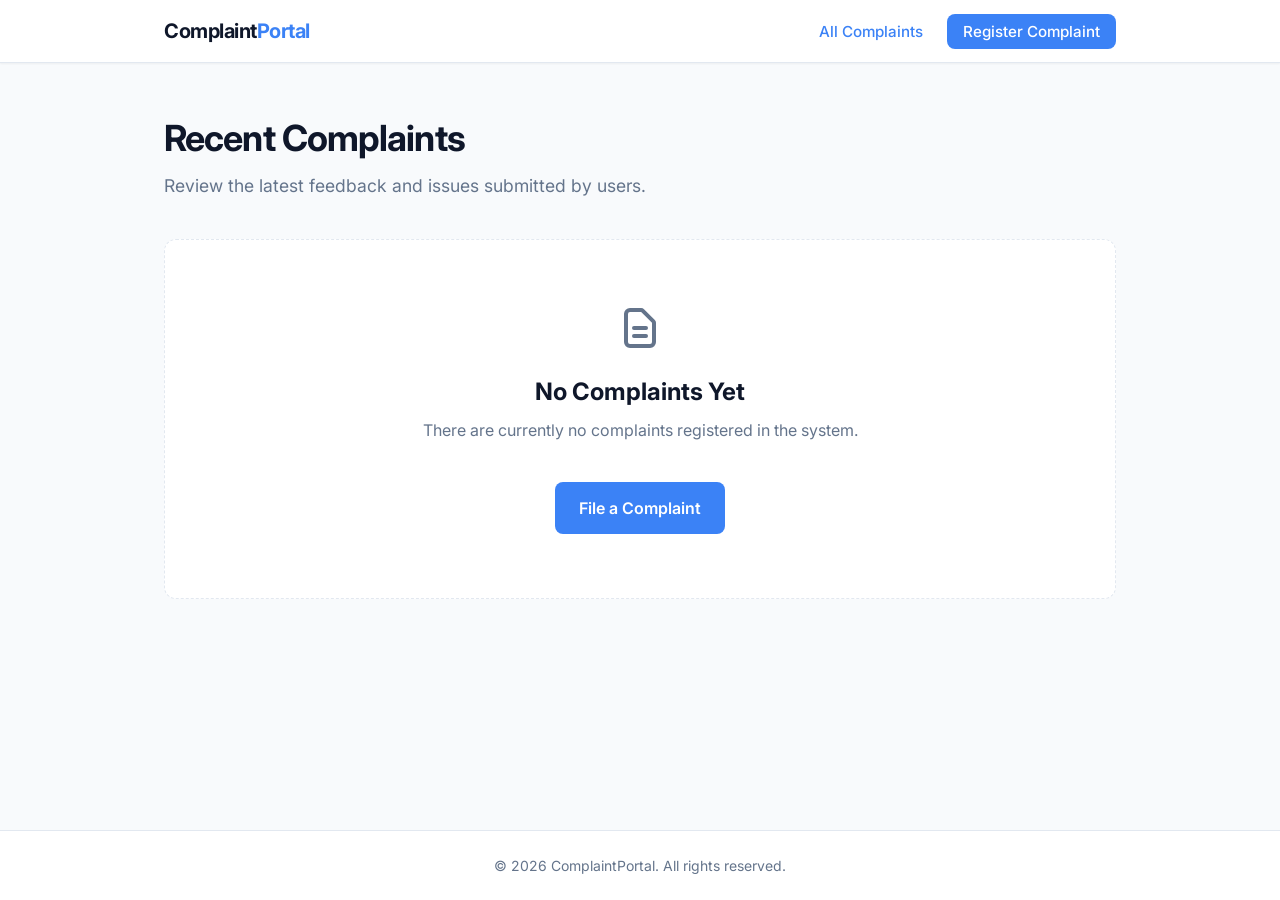
<file: Demo/index.html>
<!DOCTYPE html>
<html lang="en">

<head>
    <meta charset="UTF-8">
    <meta name="viewport" content="width=device-width, initial-scale=1.0">
    <title>Complaints Portal</title>
    <meta name="description" content="View and manage user complaints.">
    <link rel="preconnect" href="https://fonts.googleapis.com">
    <link rel="preconnect" href="https://fonts.gstatic.com" crossorigin>
    <link href="https://fonts.googleapis.com/css2?family=Inter:wght@300;400;500;600;700&display=swap" rel="stylesheet">
    <link rel="stylesheet" href="style.css">
</head>

<body>
    <nav class="navbar">
        <div class="nav-container">
            <a href="index.html" class="logo">Complaint<span class="highlight">Portal</span></a>
            <ul class="nav-links">
                <li><a href="index.html" class="active">All Complaints</a></li>
                <li><a href="add-complaint.html" class="btn-nav">Register Complaint</a></li>
            </ul>
        </div>

    </nav>

    <main class="container">
        <header class="page-header">
            <h1>Recent Complaints</h1>
            <p>Review the latest feedback and issues submitted by users.</p>
        </header>

        <div id="complaints-list" class="complaints-grid">
            <!-- Complaints will be injected here by JS -->
        </div>

        <div id="empty-state" class="empty-state hidden">
            <svg class="empty-icon" fill="none" stroke="currentColor" viewBox="0 0 24 24"
                xmlns="http://www.w3.org/2000/svg">
                <path stroke-linecap="round" stroke-linejoin="round" stroke-width="2"
                    d="M9 12h6m-6 4h6m2 5H7a2 2 0 01-2-2V5a2 2 0 012-2h5.586a1 1 0 01.707.293l5.414 5.414a1 1 0 01.293.707V19a2 2 0 01-2 2z">
                </path>
            </svg>
            <h2>No Complaints Yet</h2>
            <p>There are currently no complaints registered in the system.</p>
            <a href="add-complaint.html" class="btn-primary mt-4">File a Complaint</a>
        </div>
    </main>

    <footer class="footer">
        <div class="footer-content">
            <p>&copy; 2026 ComplaintPortal. All rights reserved.</p>
        </div>
    </footer>

    <script src="app.js"></script>
</body>

</html>
</file>
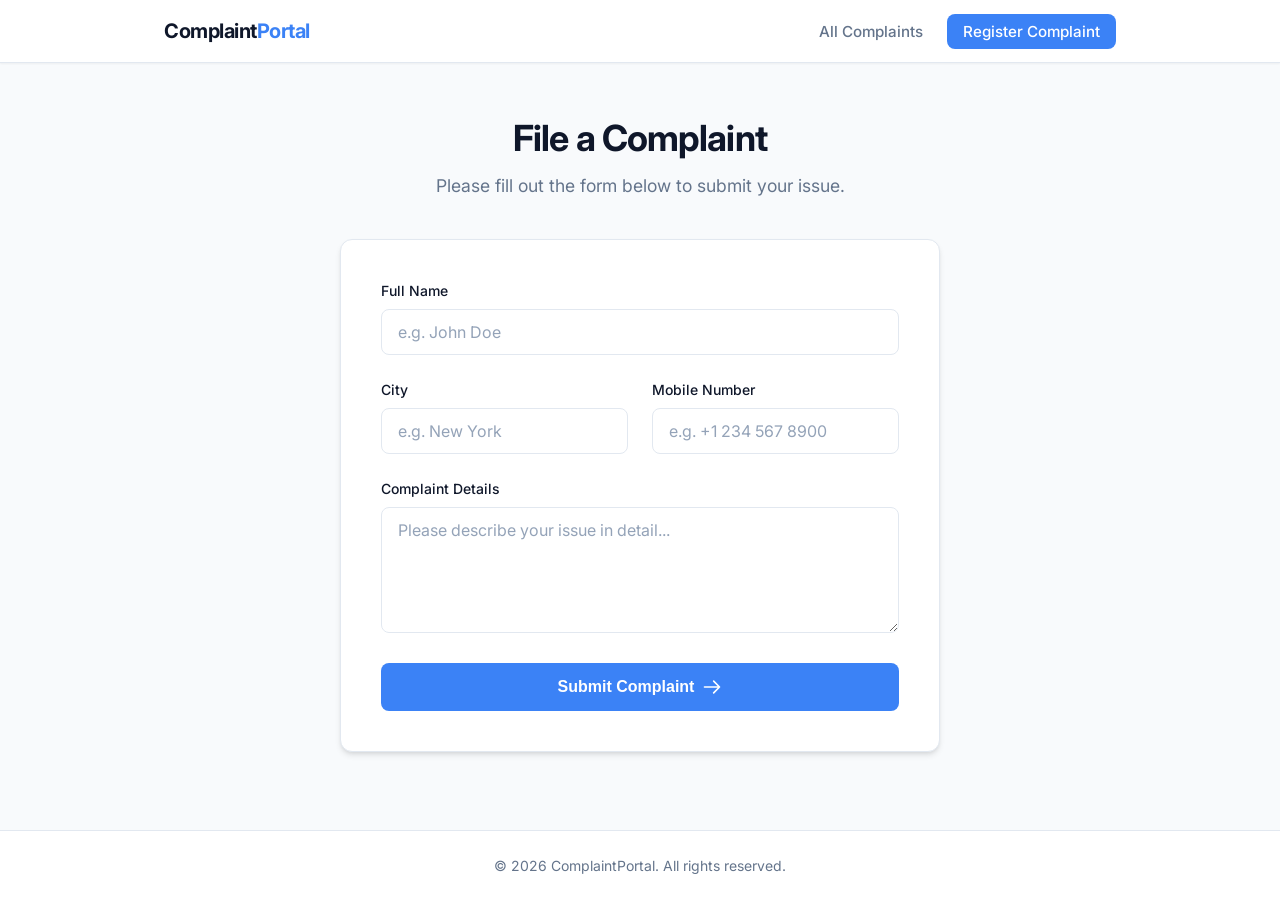
<file: Demo/add-complaint.html>
<!DOCTYPE html>
<html lang="en">
<head>
    <meta charset="UTF-8">
    <meta name="viewport" content="width=device-width, initial-scale=1.0">
    <title>File a Complaint - Complaints Portal</title>
    <meta name="description" content="Submit a new complaint.">
    <link rel="preconnect" href="https://fonts.googleapis.com">
    <link rel="preconnect" href="https://fonts.gstatic.com" crossorigin>
    <link href="https://fonts.googleapis.com/css2?family=Inter:wght@300;400;500;600;700&display=swap" rel="stylesheet">
    <link rel="stylesheet" href="style.css">
</head>
<body>
    <nav class="navbar">
        <div class="nav-container">
            <a href="index.html" class="logo">Complaint<span class="highlight">Portal</span></a>
            <ul class="nav-links">
                <li><a href="index.html">All Complaints</a></li>
                <li><a href="add-complaint.html" class="btn-nav active">Register Complaint</a></li>
            </ul>
        </div>
    </nav>

    <main class="container">
        <div class="form-wrapper">
            <header class="page-header text-center">
                <h1>File a Complaint</h1>
                <p>Please fill out the form below to submit your issue.</p>
            </header>

            <form id="complaint-form" class="glass-form">
                <div class="form-group">
                    <label for="name">Full Name</label>
                    <input type="text" id="name" name="name" required placeholder="e.g. John Doe" autocomplete="name">
                </div>
                
                <div class="form-row">
                    <div class="form-group">
                        <label for="city">City</label>
                        <input type="text" id="city" name="city" required placeholder="e.g. New York">
                    </div>
                    
                    <div class="form-group">
                        <label for="mobile">Mobile Number</label>
                        <input type="tel" id="mobile" name="mobile" required placeholder="e.g. +1 234 567 8900" pattern="[+0-9\s\-]+">
                    </div>
                </div>

                <div class="form-group">
                    <label for="complaint">Complaint Details</label>
                    <textarea id="complaint" name="complaint" rows="5" required placeholder="Please describe your issue in detail..."></textarea>
                </div>

                <button type="submit" class="btn-primary w-100">
                    <span>Submit Complaint</span>
                    <svg class="btn-icon" fill="none" stroke="currentColor" viewBox="0 0 24 24" xmlns="http://www.w3.org/2000/svg"><path stroke-linecap="round" stroke-linejoin="round" stroke-width="2" d="M14 5l7 7m0 0l-7 7m7-7H3"></path></svg>
                </button>

                <div id="success-message" class="toast hidden">
                    <svg class="toast-icon" fill="none" stroke="currentColor" viewBox="0 0 24 24"><path stroke-linecap="round" stroke-linejoin="round" stroke-width="2" d="M5 13l4 4L19 7"></path></svg>
                    Complaint submitted successfully! Redirecting...
                </div>
            </form>
        </div>
    </main>

    <footer class="footer">
        <div class="footer-content">
            <p>&copy; 2026 ComplaintPortal. All rights reserved.</p>
        </div>
    </footer>

    <script src="app.js"></script>
</body>
</html>
</file>
<file: Demo/style.css>
:root {
    /* Color Palette */
    --bg-color: #f8fafc;
    --text-main: #0f172a;
    --text-muted: #64748b;
    --primary: #3b82f6;
    --primary-hover: #2563eb;
    --card-bg: #ffffff;
    --border-color: #e2e8f0;
    --success: #10b981;
    
    /* Layout & Shadows */
    --shadow-sm: 0 1px 2px 0 rgb(0 0 0 / 0.05);
    --shadow-md: 0 4px 6px -1px rgb(0 0 0 / 0.1), 0 2px 4px -2px rgb(0 0 0 / 0.1);
    --shadow-lg: 0 10px 15px -3px rgb(0 0 0 / 0.1), 0 4px 6px -4px rgb(0 0 0 / 0.1);
    --radius-md: 0.5rem;
    --radius-lg: 0.75rem;
    --container-max: 1000px;
    
    /* Transitions */
    --transition: all 0.2s cubic-bezier(0.4, 0, 0.2, 1);
}

* {
    margin: 0;
    padding: 0;
    box-sizing: border-box;
}

body {
    font-family: 'Inter', system-ui, -apple-system, sans-serif;
    background-color: var(--bg-color);
    color: var(--text-main);
    line-height: 1.5;
    display: flex;
    flex-direction: column;
    min-height: 100vh;
}

/* Navbar */
.navbar {
    background: var(--card-bg);
    border-bottom: 1px solid var(--border-color);
    position: sticky;
    top: 0;
    z-index: 50;
    box-shadow: var(--shadow-sm);
}

.nav-container {
    max-width: var(--container-max);
    margin: 0 auto;
    padding: 1rem 1.5rem;
    display: flex;
    justify-content: space-between;
    align-items: center;
}

.logo {
    font-size: 1.25rem;
    font-weight: 700;
    color: var(--text-main);
    text-decoration: none;
    letter-spacing: -0.025em;
}

.highlight {
    color: var(--primary);
}

.nav-links {
    list-style: none;
    display: flex;
    gap: 1.5rem;
    align-items: center;
}

.nav-links a {
    text-decoration: none;
    color: var(--text-muted);
    font-weight: 500;
    font-size: 0.95rem;
    transition: var(--transition);
}

.nav-links a:hover, .nav-links a.active {
    color: var(--primary);
}

.btn-nav {
    background: var(--primary);
    color: white !important;
    padding: 0.5rem 1rem;
    border-radius: var(--radius-md);
}

.btn-nav:hover {
    background: var(--primary-hover);
    transform: translateY(-1px);
}

/* Layout */
.container {
    max-width: var(--container-max);
    margin: 0 auto;
    padding: 3rem 1.5rem;
    flex: 1;
    width: 100%;
}

.page-header {
    margin-bottom: 2.5rem;
}

.page-header.text-center {
    text-align: center;
}

h1 {
    font-size: 2.25rem;
    font-weight: 700;
    letter-spacing: -0.025em;
    margin-bottom: 0.5rem;
    color: var(--text-main);
}

.page-header p {
    color: var(--text-muted);
    font-size: 1.1rem;
}

/* Complaints Grid */
.complaints-grid {
    display: grid;
    grid-template-columns: repeat(auto-fill, minmax(300px, 1fr));
    gap: 1.5rem;
}

.complaint-card {
    background: var(--card-bg);
    border-radius: var(--radius-lg);
    padding: 1.5rem;
    box-shadow: var(--shadow-sm);
    border: 1px solid var(--border-color);
    transition: var(--transition);
    display: flex;
    flex-direction: column;
}

.complaint-card:hover {
    box-shadow: var(--shadow-md);
    transform: translateY(-2px);
    border-color: #cbd5e1;
}

.card-header {
    display: flex;
    justify-content: space-between;
    align-items: flex-start;
    margin-bottom: 1rem;
}

.complaint-author {
    font-weight: 600;
    font-size: 1.1rem;
    color: var(--text-main);
}

.complaint-date {
    font-size: 0.75rem;
    color: var(--text-muted);
    background: var(--bg-color);
    padding: 0.25rem 0.5rem;
    border-radius: 1rem;
    font-weight: 500;
}

.complaint-meta {
    display: flex;
    gap: 1rem;
    margin-bottom: 1rem;
    font-size: 0.875rem;
    color: var(--text-muted);
}

.meta-item {
    display: flex;
    align-items: center;
    gap: 0.25rem;
}

.meta-icon {
    width: 16px;
    height: 16px;
}

.complaint-body {
    color: var(--text-main);
    font-size: 0.95rem;
    line-height: 1.6;
    background: var(--bg-color);
    padding: 1rem;
    border-radius: var(--radius-md);
    flex-grow: 1;
    white-space: pre-wrap;
}

/* Empty State */
.empty-state {
    text-align: center;
    padding: 4rem 2rem;
    background: var(--card-bg);
    border-radius: var(--radius-lg);
    border: 1px dashed var(--border-color);
}

.empty-icon {
    width: 48px;
    height: 48px;
    color: var(--text-muted);
    margin-bottom: 1rem;
}

.empty-state h2 {
    font-size: 1.5rem;
    margin-bottom: 0.5rem;
}

.empty-state p {
    color: var(--text-muted);
    margin-bottom: 1.5rem;
}

.hidden {
    display: none !important;
}

/* Forms */
.form-wrapper {
    max-width: 600px;
    margin: 0 auto;
}

.glass-form {
    background: var(--card-bg);
    padding: 2.5rem;
    border-radius: var(--radius-lg);
    box-shadow: var(--shadow-md);
    border: 1px solid var(--border-color);
    position: relative;
    overflow: hidden;
}

.form-group {
    margin-bottom: 1.5rem;
}

.form-row {
    display: grid;
    grid-template-columns: 1fr 1fr;
    gap: 1.5rem;
}

label {
    display: block;
    font-size: 0.875rem;
    font-weight: 500;
    margin-bottom: 0.5rem;
    color: var(--text-main);
}

input, textarea {
    width: 100%;
    padding: 0.75rem 1rem;
    border: 1px solid var(--border-color);
    border-radius: var(--radius-md);
    background-color: #fff;
    font-family: inherit;
    font-size: 1rem;
    color: var(--text-main);
    transition: var(--transition);
}

input:focus, textarea:focus {
    outline: none;
    border-color: var(--primary);
    box-shadow: 0 0 0 3px rgba(59, 130, 246, 0.1);
}

input::placeholder, textarea::placeholder {
    color: #94a3b8;
}

/* Buttons */
.btn-primary {
    background-color: var(--primary);
    color: white;
    border: none;
    padding: 0.875rem 1.5rem;
    border-radius: var(--radius-md);
    font-weight: 600;
    font-size: 1rem;
    cursor: pointer;
    transition: var(--transition);
    display: inline-flex;
    align-items: center;
    justify-content: center;
    gap: 0.5rem;
    text-decoration: none;
}

.btn-primary:hover {
    background-color: var(--primary-hover);
    transform: translateY(-1px);
    box-shadow: var(--shadow-md);
}

.w-100 {
    width: 100%;
}

.btn-icon {
    width: 20px;
    height: 20px;
}

.mt-4 {
    margin-top: 1rem;
}

/* Toast Message */
.toast {
    position: absolute;
    top: 0;
    left: 0;
    right: 0;
    bottom: 0;
    background: rgba(255, 255, 255, 0.95);
    backdrop-filter: blur(4px);
    display: flex;
    flex-direction: column;
    align-items: center;
    justify-content: center;
    gap: 1rem;
    color: var(--success);
    font-weight: 600;
    font-size: 1.1rem;
    z-index: 10;
    animation: fadeIn 0.3s ease-out;
}

.toast-icon {
    width: 48px;
    height: 48px;
    color: var(--success);
}

@keyframes fadeIn {
    from { opacity: 0; }
    to { opacity: 1; }
}

/* Footer */
.footer {
    background: var(--card-bg);
    border-top: 1px solid var(--border-color);
    padding: 1.5rem 0;
    margin-top: auto;
}

.footer-content {
    max-width: var(--container-max);
    margin: 0 auto;
    padding: 0 1.5rem;
    text-align: center;
    color: var(--text-muted);
    font-size: 0.875rem;
}

/* Responsive */
@media (max-width: 640px) {
    .form-row {
        grid-template-columns: 1fr;
        gap: 0;
    }
    
    .nav-links {
        gap: 1rem;
    }
    
    h1 {
        font-size: 1.75rem;
    }
    
    .glass-form {
        padding: 1.5rem;
    }
}
</file>
